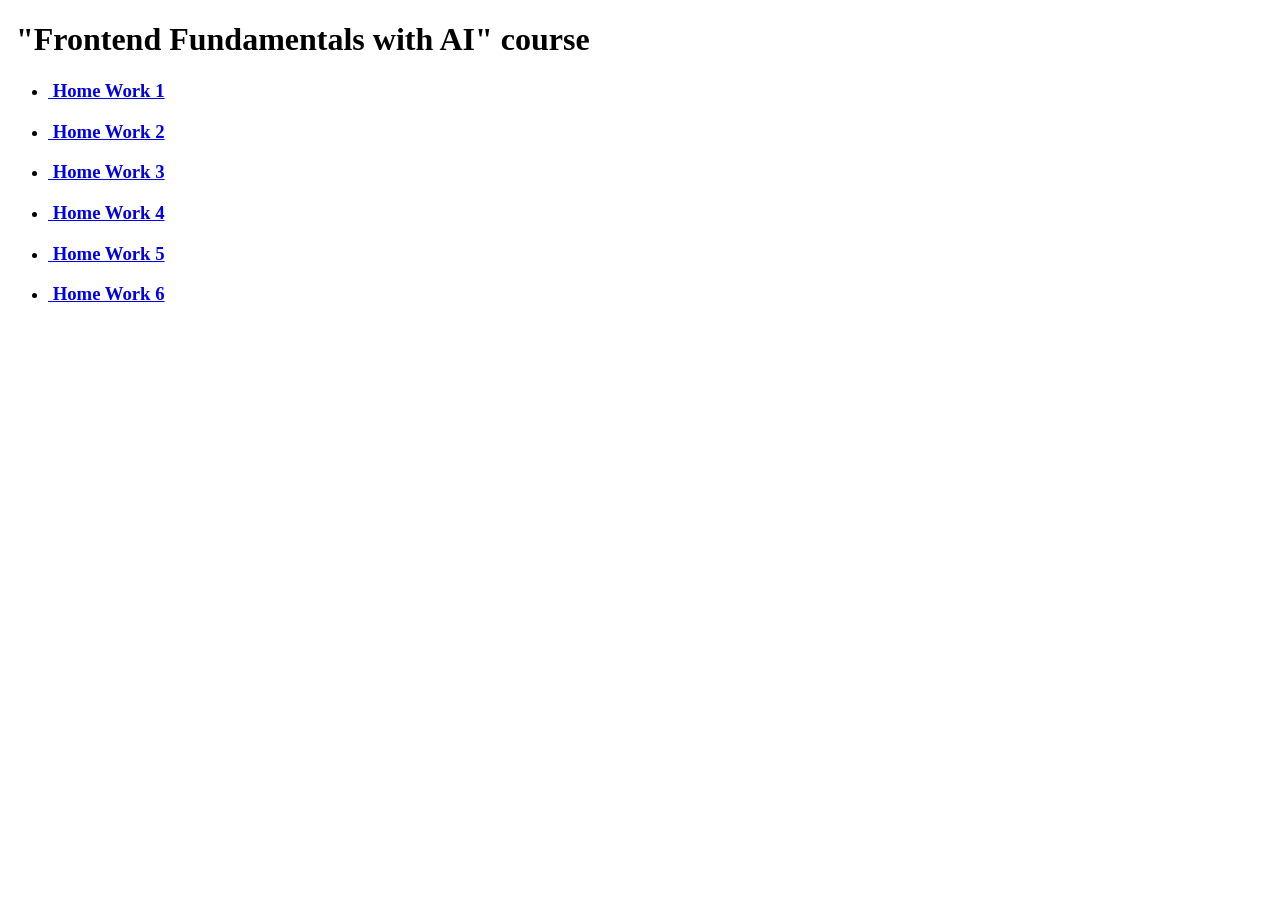
<file: index.html>
<!DOCTYPE html>
<html lang="uk">
<head>
    <meta charset="UTF-8">
    <title>"Frontend Fundamentals with AI" course</title>
</head>
<body>
    <h1> "Frontend Fundamentals with AI" course</h1>
    <ul>
        <li><a href="./HW1/"><h3> Home Work 1</h3></a></li>
        <li><a href="./HW2/"><h3> Home Work 2</h3></a></li>
        <li><a href="./HW3/"><h3> Home Work 3</h3></a></li>
        <li><a href="./HW4/"><h3> Home Work 4</h3></a></li>
        <li><a href="./HW5/"><h3> Home Work 5</h3></a></li>
        <li><a href="./HW6/"><h3> Home Work 6</h3></a></li>
    </ul>
</body>
</html>
</file>
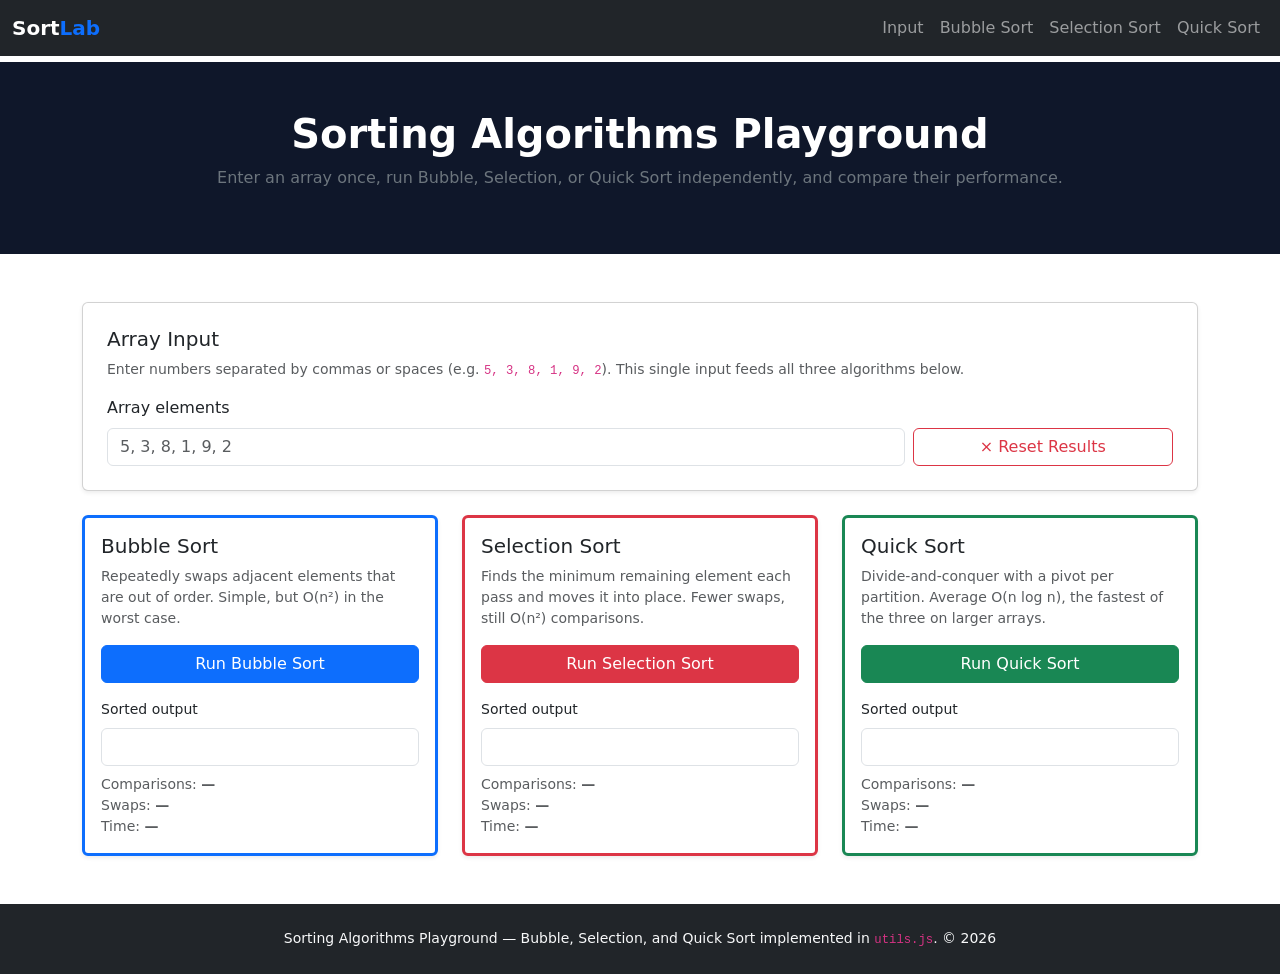
<file: HW5/index.html>
<!doctype html>
<html lang="en">
  <head>
    <meta charset="UTF-8" />
    <meta name="viewport" content="width=device-width, initial-scale=1.0" />
    <title>Sorting Algorithms Playground</title>
    <link
      href="https://cdn.jsdelivr.net/npm/bootstrap@5.3.3/dist/css/bootstrap.min.css"
      rel="stylesheet"
    />
    <link rel="stylesheet" href="style.css" />
  </head>
  <body>
    <nav class="navbar navbar-expand-lg navbar-dark bg-dark fixed-top">
      <div class="container-fluid">
        <a class="navbar-brand fw-bold" href="#input"
          >Sort<span class="text-primary">Lab</span></a
        >
        <button
          class="navbar-toggler"
          type="button"
          data-bs-toggle="collapse"
          data-bs-target="#navMenu"
          aria-controls="navMenu"
          aria-expanded="false"
          aria-label="Toggle navigation"
        >
          <span class="navbar-toggler-icon"></span>
        </button>
        <div class="collapse navbar-collapse" id="navMenu">
          <ul class="navbar-nav ms-auto mb-2 mb-lg-0">
            <li class="nav-item">
              <a class="nav-link" href="#input">Input</a>
            </li>
            <li class="nav-item">
              <a class="nav-link" href="#bubble">Bubble Sort</a>
            </li>
            <li class="nav-item">
              <a class="nav-link" href="#selection">Selection Sort</a>
            </li>
            <li class="nav-item">
              <a class="nav-link" href="#quick">Quick Sort</a>
            </li>
          </ul>
        </div>
      </div>
    </nav>

    <header class="hero-section text-center text-white py-5">
      <h1 class="fw-bold">Sorting Algorithms Playground</h1>
      <p class="text-secondary">
        Enter an array once, run Bubble, Selection, or Quick Sort independently,
        and compare their performance.
      </p>
    </header>

    <main class="container my-5">
      <article id="input" class="card shadow-sm mb-4">
        <div class="card-body p-4">
          <h2 class="card-title h5">Array Input</h2>
          <p class="text-muted small">
            Enter numbers separated by commas or spaces (e.g.
            <code>5, 3, 8, 1, 9, 2</code>). This single input feeds all three
            algorithms below.
          </p>
          <div class="row g-2 align-items-end">
            <div class="col-12 col-md-9">
              <label for="arrayInput" class="form-label">Array elements</label>
              <input
                type="text"
                class="form-control"
                id="arrayInput"
                placeholder="5, 3, 8, 1, 9, 2"
              />
              <div id="inputError" class="text-danger small mt-1 d-none">
                Please enter at least two valid numbers.
              </div>
            </div>
            <div class="col-12 col-md-3">
              <button
                type="button"
                class="btn btn-outline-danger w-100"
                id="resetBtn"
              >
                &times; Reset Results
              </button>
            </div>
          </div>
        </div>
      </article>

      <div class="row g-4">
        <div class="col-12 col-lg-4">
          <article
            id="bubble"
            class="card h-100 shadow-sm border-top border-primary border-3"
          >
            <div class="card-body d-flex flex-column">
              <h2 class="card-title h5">Bubble Sort</h2>
              <p class="card-text small text-muted">
                Repeatedly swaps adjacent elements that are out of order.
                Simple, but O(n&sup2;) in the worst case.
              </p>
              <button
                type="button"
                class="btn btn-primary mb-3 sort-btn"
                data-algorithm="bubble"
              >
                Run Bubble Sort
              </button>
              <label for="bubbleOutput" class="form-label small"
                >Sorted output</label
              >
              <input
                type="text"
                class="form-control mb-2"
                id="bubbleOutput"
                readonly
                placeholder=""
              />
              <div id="bubbleStats" class="small text-muted mt-auto">
                <div>
                  Comparisons:
                  <span class="fw-semibold" id="bubbleComparisons"
                    >&mdash;</span
                  >
                </div>
                <div>
                  Swaps:
                  <span class="fw-semibold" id="bubbleSwaps">&mdash;</span>
                </div>
                <div>
                  Time: <span class="fw-semibold" id="bubbleTime">&mdash;</span>
                </div>
              </div>
            </div>
          </article>
        </div>

        <div class="col-12 col-lg-4">
          <article
            id="selection"
            class="card h-100 shadow-sm border-top border-danger border-3"
          >
            <div class="card-body d-flex flex-column">
              <h2 class="card-title h5">Selection Sort</h2>
              <p class="card-text small text-muted">
                Finds the minimum remaining element each pass and moves it into
                place. Fewer swaps, still O(n&sup2;) comparisons.
              </p>
              <button
                type="button"
                class="btn btn-danger mb-3 sort-btn"
                data-algorithm="selection"
              >
                Run Selection Sort
              </button>
              <label for="selectionOutput" class="form-label small"
                >Sorted output</label
              >
              <input
                type="text"
                class="form-control mb-2"
                id="selectionOutput"
                readonly
                placeholder=""
              />
              <div id="selectionStats" class="small text-muted mt-auto">
                <div>
                  Comparisons:
                  <span class="fw-semibold" id="selectionComparisons"
                    >&mdash;</span
                  >
                </div>
                <div>
                  Swaps:
                  <span class="fw-semibold" id="selectionSwaps">&mdash;</span>
                </div>
                <div>
                  Time:
                  <span class="fw-semibold" id="selectionTime">&mdash;</span>
                </div>
              </div>
            </div>
          </article>
        </div>

        <div class="col-12 col-lg-4">
          <article
            id="quick"
            class="card h-100 shadow-sm border-top border-success border-3"
          >
            <div class="card-body d-flex flex-column">
              <h2 class="card-title h5">Quick Sort</h2>
              <p class="card-text small text-muted">
                Divide-and-conquer with a pivot per partition. Average O(n log
                n), the fastest of the three on larger arrays.
              </p>
              <button
                type="button"
                class="btn btn-success mb-3 sort-btn"
                data-algorithm="quick"
              >
                Run Quick Sort
              </button>
              <label for="quickOutput" class="form-label small"
                >Sorted output</label
              >
              <input
                type="text"
                class="form-control mb-2"
                id="quickOutput"
                readonly
                placeholder=""
              />
              <div id="quickStats" class="small text-muted mt-auto">
                <div>
                  Comparisons:
                  <span class="fw-semibold" id="quickComparisons">&mdash;</span>
                </div>
                <div>
                  Swaps:
                  <span class="fw-semibold" id="quickSwaps">&mdash;</span>
                </div>
                <div>
                  Time: <span class="fw-semibold" id="quickTime">&mdash;</span>
                </div>
              </div>
            </div>
          </article>
        </div>
      </div>
    </main>

    <footer class="bg-dark text-light py-4">
      <div class="container text-center">
        <p class="mb-0 small">
          Sorting Algorithms Playground &mdash; Bubble, Selection, and Quick
          Sort implemented in <code>utils.js</code>. &copy; 2026
        </p>
      </div>
    </footer>

    <script src="https://cdn.jsdelivr.net/npm/bootstrap@5.3.3/dist/js/bootstrap.bundle.min.js"></script>
    <script src="utils.js"></script>
    <script src="script.js"></script>
  </body>
</html>
</file>
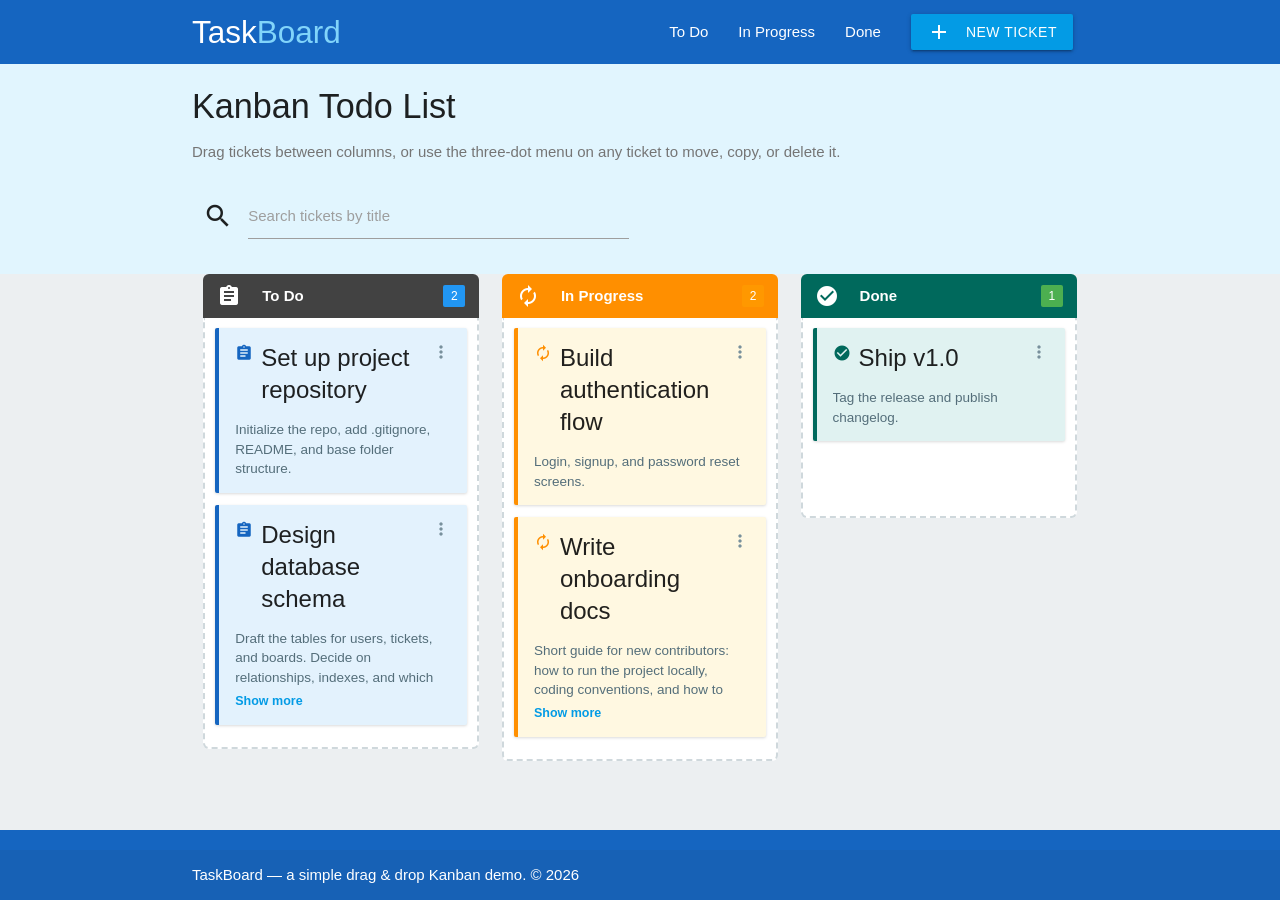
<file: HW6/index.html>
<!DOCTYPE html>
<html lang="en">
<head>
<meta charset="UTF-8">
<meta name="viewport" content="width=device-width, initial-scale=1.0">
<title>TaskBoard — Kanban Todo List</title>

<link rel="stylesheet" href="https://cdnjs.cloudflare.com/ajax/libs/materialize/1.0.0/css/materialize.min.css">
<link href="https://fonts.googleapis.com/icon?family=Material+Icons" rel="stylesheet">
<link rel="stylesheet" href="kanban.css">
</head>
<body>

<nav class="blue darken-3">
<div class="nav-wrapper container">
<a href="#!" class="brand-logo">Task<span class="light-blue-text text-lighten-3">Board</span></a>
<a href="#" data-target="mobile-nav" class="sidenav-trigger"><i class="material-icons">menu</i></a>
<ul class="right hide-on-med-and-down">
<li><a href="#panel-todo">To Do</a></li>
<li><a href="#panel-inProgress">In Progress</a></li>
<li><a href="#panel-done">Done</a></li>
<li>
<a href="#!" class="btn light-blue darken-1" id="openAddModalBtn">
<i class="material-icons left">add</i>New Ticket
</a>
</li>
</ul>
</div>
</nav>

<ul class="sidenav" id="mobile-nav">
<li><a href="#panel-todo">To Do</a></li>
<li><a href="#panel-inProgress">In Progress</a></li>
<li><a href="#panel-done">Done</a></li>
<li><div class="divider"></div></li>
<li>
<a href="#!" class="btn light-blue darken-1 waves-effect waves-light" id="openAddModalBtnMobile" style="margin: 10px 16px;">
<i class="material-icons left">add</i>New Ticket
</a>
</li>
</ul>

<header class="board-header light-blue lighten-5">
<div class="container">
<h4>Kanban Todo List</h4>
<p class="grey-text text-darken-1">Drag tickets between columns, or use the three-dot menu on any ticket to move, copy, or delete it.</p>
<div class="row" style="margin-bottom: 0;">
<div class="input-field col s12 m6">
<i class="material-icons prefix">search</i>
<input type="text" id="searchInput" autocomplete="off">
<label for="searchInput">Search tickets by title</label>
</div>
</div>
</div>
</header>

<main class="container board-main">
<div class="row">

<div class="col s12 l4 board-col" id="panel-todo" data-status="todo">
<div class="board-col-header grey darken-3 white-text">
<i class="material-icons left">assignment</i>
<span>To Do</span>
<span class="new badge blue" data-badge-caption="" id="count-todo">0</span>
</div>
<div class="board-dropzone" data-status="todo" id="list-todo"></div>
</div>

<div class="col s12 l4 board-col" id="panel-inProgress" data-status="inProgress">
<div class="board-col-header amber darken-3 white-text">
<i class="material-icons left">autorenew</i>
<span>In Progress</span>
<span class="new badge orange" data-badge-caption="" id="count-inProgress">0</span>
</div>
<div class="board-dropzone" data-status="inProgress" id="list-inProgress"></div>
</div>

<div class="col s12 l4 board-col" id="panel-done" data-status="done">
<div class="board-col-header teal darken-3 white-text">
<i class="material-icons left">check_circle</i>
<span>Done</span>
<span class="new badge green" data-badge-caption="" id="count-done">0</span>
</div>
<div class="board-dropzone" data-status="done" id="list-done"></div>
</div>

</div>
</main>

<footer class="page-footer blue darken-3">
<div class="footer-copyright">
<div class="container white-text">
TaskBoard — a simple drag &amp; drop Kanban demo. &copy; 2026
</div>
</div>
</footer>

<!-- Add / Edit ticket modal -->
<div id="ticketModal" class="modal">
<div class="modal-content">
<h4 id="ticketModalHeading">New Ticket</h4>
<form id="ticketForm">
<div class="row">
<div class="input-field col s12">
<input type="text" id="ticketTitle" required maxlength="80">
<label for="ticketTitle">Title</label>
</div>
<div class="input-field col s12">
<textarea id="ticketDescription" class="materialize-textarea"></textarea>
<label for="ticketDescription">Description</label>
</div>
<div class="input-field col s12">
<select id="ticketStatus">
<option value="todo">To Do</option>
<option value="inProgress">In Progress</option>
<option value="done">Done</option>
</select>
<label>Column</label>
</div>
</div>
</form>
</div>
<div class="modal-footer">
<a href="#!" class="modal-close waves-effect waves-light btn-flat">Cancel</a>
<a href="#!" class="waves-effect waves-light btn light-blue darken-1" id="saveTicketBtn">Add Ticket</a>
</div>
</div>

<!-- Edit title modal -->
<div id="editTitleModal" class="modal">
<div class="modal-content">
<h4>Edit Title</h4>
<div class="input-field">
<input type="text" id="editTitleInput" maxlength="80">
<label for="editTitleInput" class="active">Title</label>
</div>
</div>
<div class="modal-footer">
<a href="#!" class="modal-close waves-effect waves-light btn-flat">Cancel</a>
<a href="#!" class="waves-effect waves-light btn light-blue darken-1" id="saveTitleBtn">Save</a>
</div>
</div>

<!-- Edit description modal -->
<div id="editDescriptionModal" class="modal">
<div class="modal-content">
<h4>Edit Description</h4>
<div class="input-field">
<textarea id="editDescriptionInput" class="materialize-textarea"></textarea>
<label for="editDescriptionInput" class="active">Description</label>
</div>
</div>
<div class="modal-footer">
<a href="#!" class="modal-close waves-effect waves-light btn-flat">Cancel</a>
<a href="#!" class="waves-effect waves-light btn light-blue darken-1" id="saveDescriptionBtn">Save</a>
</div>
</div>

<!-- Ticket card template -->
<template id="ticketCardTemplate">
<div class="card ticket-card" draggable="true">
<div class="card-content">
<div class="ticket-card-top">
<i class="material-icons ticket-status-icon"></i>
<span class="card-title ticket-title"></span>
<a href="#!" class="dropdown-trigger ticket-menu-trigger" data-target="">
<i class="material-icons">more_vert</i>
</a>
</div>
<div class="ticket-description-wrapper">
<p class="ticket-description"></p>
<a href="#!" class="ticket-toggle-desc" style="display:none;">Show more</a>
</div>
</div>
<ul class="dropdown-content ticket-dropdown">
<li class="ticket-menu-edit-title"><a href="#!"><i class="material-icons">edit</i>Edit Title</a></li>
<li class="ticket-menu-edit-description"><a href="#!"><i class="material-icons">notes</i>Edit Description</a></li>
<li class="divider" tabindex="-1"></li>
<li class="ticket-menu-move-1"><a href="#!"><i class="material-icons"></i><span></span></a></li>
<li class="ticket-menu-move-2"><a href="#!"><i class="material-icons"></i><span></span></a></li>
<li class="divider" tabindex="-1"></li>
<li class="ticket-menu-copy"><a href="#!"><i class="material-icons">content_copy</i>Copy</a></li>
<li class="ticket-menu-delete"><a href="#!" class="red-text"><i class="material-icons red-text">delete</i>Delete</a></li>
</ul>
</template>

<script src="https://cdnjs.cloudflare.com/ajax/libs/materialize/1.0.0/js/materialize.min.js"></script>
<script src="kanban.js"></script>
</body>
</html>
</file>
<file: HW5/style.css>
body {
  padding-top: 62px;
}

.hero-section {
  background-color: #0f172a;
}
</file>
<file: HW6/kanban.css>
body {
  display: flex;
  min-height: 100vh;
  flex-direction: column;
  background-color: #eceff1;
}

main.board-main {
  flex: 1 0 auto;
  max-width: 1200px;
}

.board-header {
  padding: 24px 0 12px 0;
}

.board-header h4 {
  margin-top: 0;
}

/* Columns */
.board-col {
  margin-bottom: 24px;
}

.board-col-header {
  display: flex;
  align-items: center;
  gap: 6px;
  padding: 10px 14px;
  border-radius: 6px 6px 0 0;
  font-weight: 600;
}

.board-col-header .badge {
  margin-left: auto;
  min-width: 22px;
  text-align: center;
}

.board-dropzone {
  background-color: #ffffff;
  border: 2px dashed #cfd8dc;
  border-top: none;
  border-radius: 0 0 6px 6px;
  min-height: 200px;
  padding: 10px;
  transition: background-color 0.15s ease, border-color 0.15s ease;
}

.board-dropzone.drag-over {
  background-color: #e1f5fe;
  border-color: #039be5;
}

.board-dropzone .empty-hint {
  color: #90a4ae;
  text-align: center;
  padding: 30px 10px;
  font-style: italic;
}

/* Ticket cards */
.ticket-card {
  cursor: grab;
  margin: 0 0 12px 0;
  box-shadow: 0 1px 3px rgba(0,0,0,0.15);
  border-left: 4px solid transparent;
}

.ticket-card.dragging {
  opacity: 0.4;
}

.ticket-card.status-todo {
  background-color: #e3f2fd;
  border-left-color: #1565c0;
}

.ticket-card.status-inProgress {
  background-color: #fff8e1;
  border-left-color: #ff8f00;
}

.ticket-card.status-done {
  background-color: #e0f2f1;
  border-left-color: #00695c;
}

.ticket-status-icon {
  font-size: 18px;
  margin-top: 2px;
  flex-shrink: 0;
}

.status-todo .ticket-status-icon {
  color: #1565c0;
}

.status-inProgress .ticket-status-icon {
  color: #ff8f00;
}

.status-done .ticket-status-icon {
  color: #00695c;
}

.ticket-card .card-content {
  padding: 14px 16px;
}

.ticket-card-top {
  display: flex;
  align-items: flex-start;
  justify-content: space-between;
  gap: 8px;
}

.ticket-title {
  font-size: 16px;
  font-weight: 600;
  line-height: 1.3;
  word-break: break-word;
  flex: 1;
}

.ticket-menu-trigger {
  color: #78909c;
  flex-shrink: 0;
}

.ticket-menu-trigger i {
  font-size: 20px;
}

.ticket-description-wrapper {
  margin-top: 6px;
}

.ticket-description {
  margin: 0;
  font-size: 13.5px;
  color: #546e7a;
  line-height: 1.45em;
  overflow: hidden;
}

.ticket-description.collapsed {
  max-height: calc(1.45em * 3);
}

.ticket-toggle-desc {
  font-size: 12.5px;
  font-weight: 600;
  display: inline-block;
  margin-top: 4px;
}

/* Small screens: stack columns like previous mobile behaviour */
@media only screen and (max-width: 600px) {
  .board-col {
    margin-bottom: 20px;
  }
}
</file>
